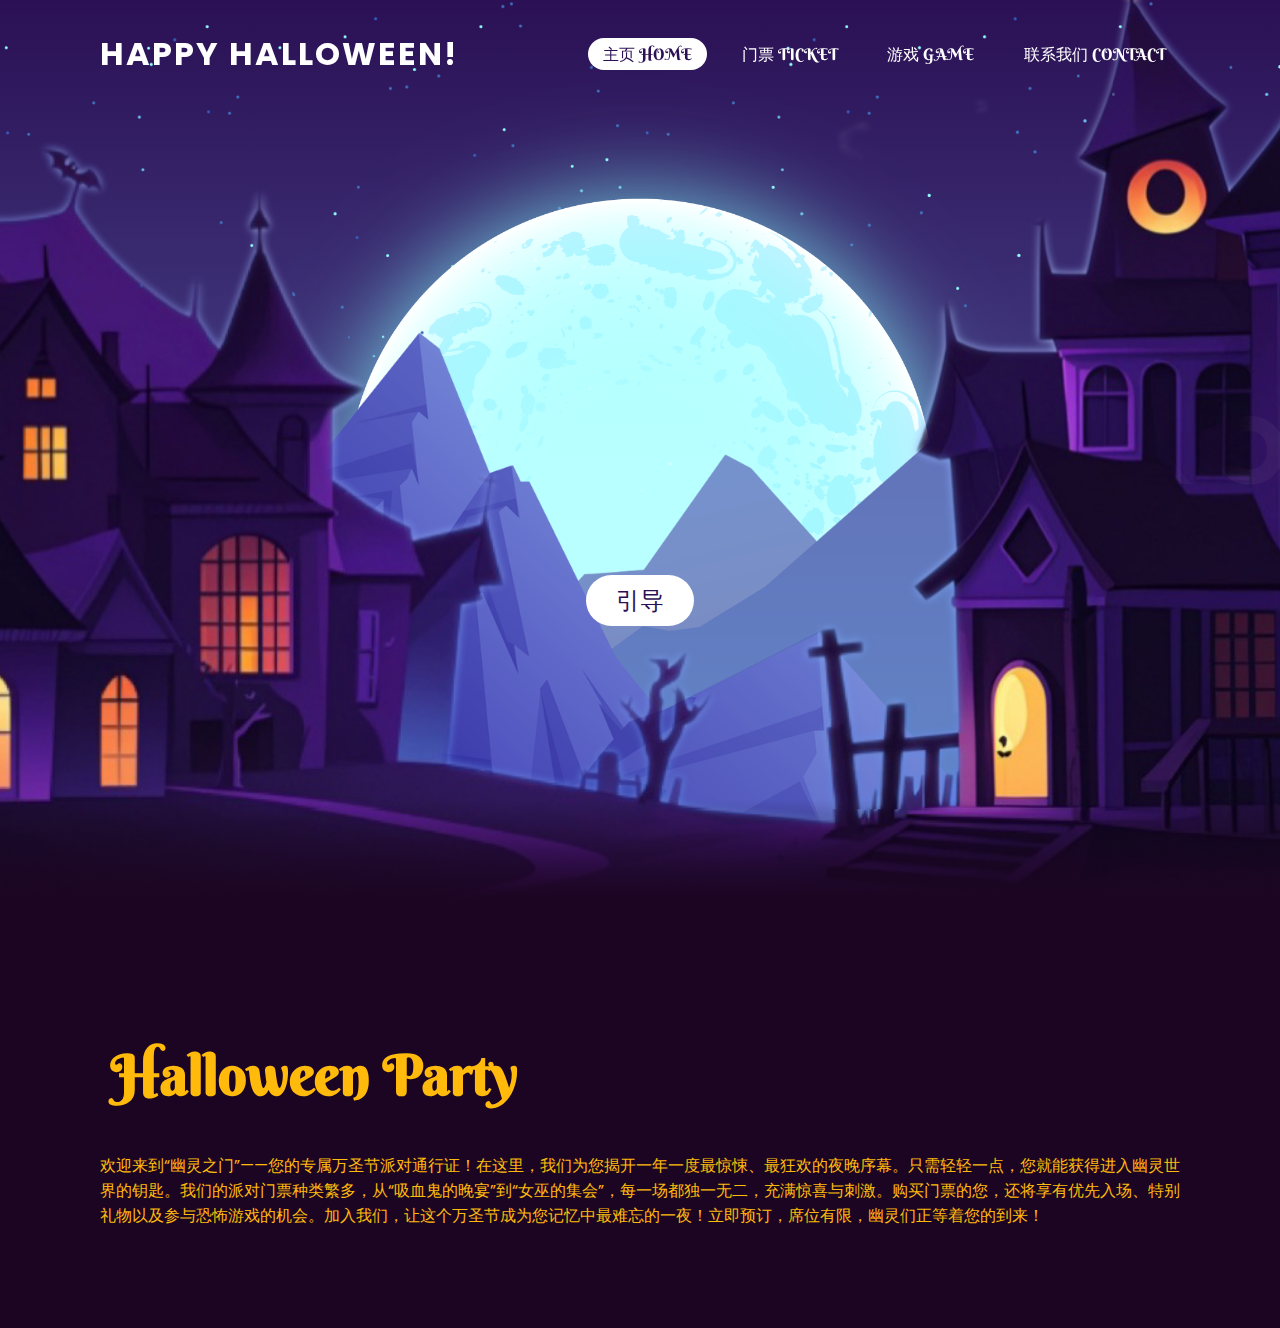
<file: index.html>
<!DOCTYPE html>
<html lang="ch">
<head>
  <title>HALLOWEEN</title>
  <link rel="stylesheet" href="index.css">
</head>
<body>
  <header>
    <a href="#" class="logo">HAPPY HALLOWEEN!</a>
    <ul>
      <li><a href="la_index.html" class="active">主页 HOME</a></li>
      <li><a href="la_about.html">门票 TICKET</a></li>
      <li><a href="la_game.html">游戏 GAME</a></li>
      <li><a href="la_contact.html">联系我们 CONTACT</a></li>
    </ul>
  </header>
  <section>
    <img src="images/stars.png" id="stars">
    <img src="images/moon.png" id="moon">
    <img src="images/mountains_behind.png" id="mountains_behind">
    <h2 id="text">Trick OR Treat</h2>
    <a href="#sec" id="btn">引导</a>
    <img src="images/mountains_front.png" id="mountains_front">
  </section>
  <div class="sec" id="sec">
    <h2>Halloween Party</h2>
    <p>欢迎来到“幽灵之门”——您的专属万圣节派对通行证！在这里，我们为您揭开一年一度最惊悚、最狂欢的夜晚序幕。只需轻轻一点，您就能获得进入幽灵世界的钥匙。我们的派对门票种类繁多，从“吸血鬼的晚宴”到“女巫的集会”，每一场都独一无二，充满惊喜与刺激。购买门票的您，还将享有优先入场、特别礼物以及参与恐怖游戏的机会。加入我们，让这个万圣节成为您记忆中最难忘的一夜！立即预订，席位有限，幽灵们正等着您的到来！</p>

  <script>
    let stars = document.getElementById('stars')
    let moon = document.getElementById('moon')
    let mountains_behind = document.getElementById('mountains_behind')
    let text = document.getElementById('text')
    let btn = document.getElementById('btn')
    let mountains_front = document.getElementById('mountains_front')
    let header = document.querySelector('header')

    window.addEventListener('scroll', function(){
      let value = window.scrollY;
      stars.style.left = value * 0.25 + 'px'
      moon.style.top = value * 1.05 + 'px'
      mountains_behind.style.top = value * 0.5 + 'px'
      mountains_front.style.top = value * 0 + 'px'
      text.style.marginRight = value * 4 + 'px'
      text.style.marginTop = value * 1.5 + 'px'
      btn.style.marginTop = value * 1.5 + 'px'
      header.style.top = value * 0.5 + 'px'
    })
  </script>
</body>
</html>
</file>
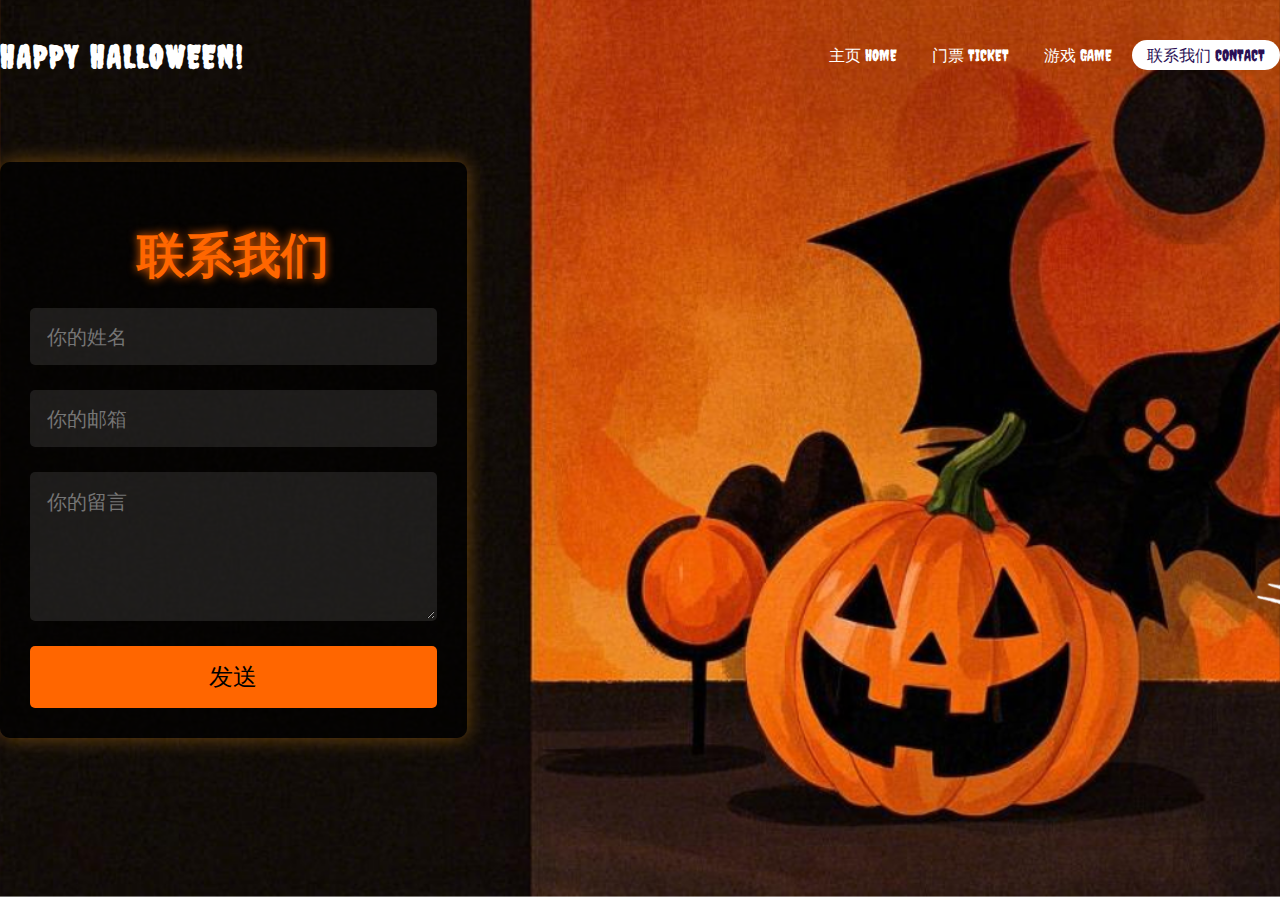
<file: contact.html>
<!DOCTYPE html>
<html lang="ch">
	<head>
		<title>HALLOWEEN</title>
		<link rel="stylesheet" href="contact.css">
		<link href="https://fonts.googleapis.com/css2?family=Creepster&display=swap" rel="stylesheet">
	</head>
	<body>
		<header>
			<a href="#" class="logo">HAPPY HALLOWEEN!</a>
			<ul>
				<li><a href="la_index.html">主页 HOME</a></li>
				<li><a href="la_about.html">门票 TICKET</a></li>
				<li><a href="la_game.html">游戏 GAME</a></li>
				<li><a href="la_contact.html" class="active">联系我们 CONTACT</a></li>
			</ul>
		</header>

		<div class="container">
			<h1>联系我们</h1>
			<form id="contactForm">
				<input type="text" id="name" placeholder="你的姓名" required>
				<input type="email" id="email" placeholder="你的邮箱" required>
				<textarea id="message" placeholder="你的留言" rows="5" required></textarea>
				<button type="submit">发送</button>
			</form>
		</div>
		<div id="image-container">
			<img id="moving-image" src="images/b1.png" alt="Moving Image">
		</div>

		 <script>
		        const imageContainer = document.getElementById('image-container');
		        const movingImage = document.getElementById('moving-image');
		        const numImages = 15;
		        let currentImageIndex = 0;
		        // 让图片从右下角出发
		        let x = 800;
		        let y = 100;
		        let directionX = -1;
		        let directionY = -1;
		        let lastDirectionX = directionX;
		        let lastDirectionY = directionY;
		
		        // 切换图片
		        function changeImage() {
		            currentImageIndex = (currentImageIndex + 1) % numImages;
		            movingImage.src = `images/b${currentImageIndex + 1}.png`;
		        }
		
		        // 无规律移动图片并旋转
		        function moveImageRandomly() {
		            const maxX = 810;
		            const maxY = 170;
		
		            // 随机步长
		            const stepX = Math.floor(Math.random() * 10) + 1;
		            const stepY = Math.floor(Math.random() * 10) + 1;
		
		            // 随机改变方向
		            if (Math.random() < 0.02) {
		                directionX = Math.random() < 0.5 ? -1 : 1;
		            }
		            if (Math.random() < 0.02) {
		                directionY = Math.random() < 0.5 ? -1 : 1;
		            }
		
		            // 计算新位置
		            let newX = x + stepX * directionX;
		            let newY = y + stepY * directionY;
		
		                 // 检查边界
		                 if (newX < 0) {
		                   newX = 0;
		                   directionX = 1; // 反转水平方向
		                 } else if (newX > maxX) {
		                   newX = maxX;
		                   directionX = -1; // 反转水平方向
		                 }
		                 if (newY < 0) {
		                   newY = 0;
		                   directionY = 1; // 反转垂直方向
		                 } else if (newY > maxY) {
		                   newY = maxY;
		                   directionY = -1; // 反转垂直方向
		                 }
		
		            x = newX;
		            y = newY;
		
		            if (directionX!== lastDirectionX || directionY!== lastDirectionY) {
		                // 计算旋转角度，加上 90 度来修正偏差
		                const angle = Math.atan2(directionY, directionX) * (180 / Math.PI) + 90;
		                movingImage.style.transform = `rotate(${angle}deg)`;
		                lastDirectionX = directionX;
		                lastDirectionY = directionY;
		            }
		
		            movingImage.style.left = `${x}px`;
		            movingImage.style.top = `${y}px`;
		        }
		
		        // 定时切换图片
		        setInterval(changeImage, 150);
		
		        // 定时移动图片
		        setInterval(moveImageRandomly, 100);
		
		        // 初始旋转角度设置为 -45°，面朝左上角
		        movingImage.style.transform = 'rotate(-45deg)';
		
		        document.getElementById('contactForm').addEventListener('submit', function (e) {
		            e.preventDefault();
		            const name = document.getElementById('name').value;
		            const email = document.getElementById('email').value;
		            const message = document.getElementById('message').value;
		
		            if (name && email && message) {
		                alert('感谢你的留言！我们会尽快回复你。');
		                this.reset();
		            } else {
		                alert('请填写所有必填字段。');
		            }
		        });
		    </script>

	</body>
</html>
</file>
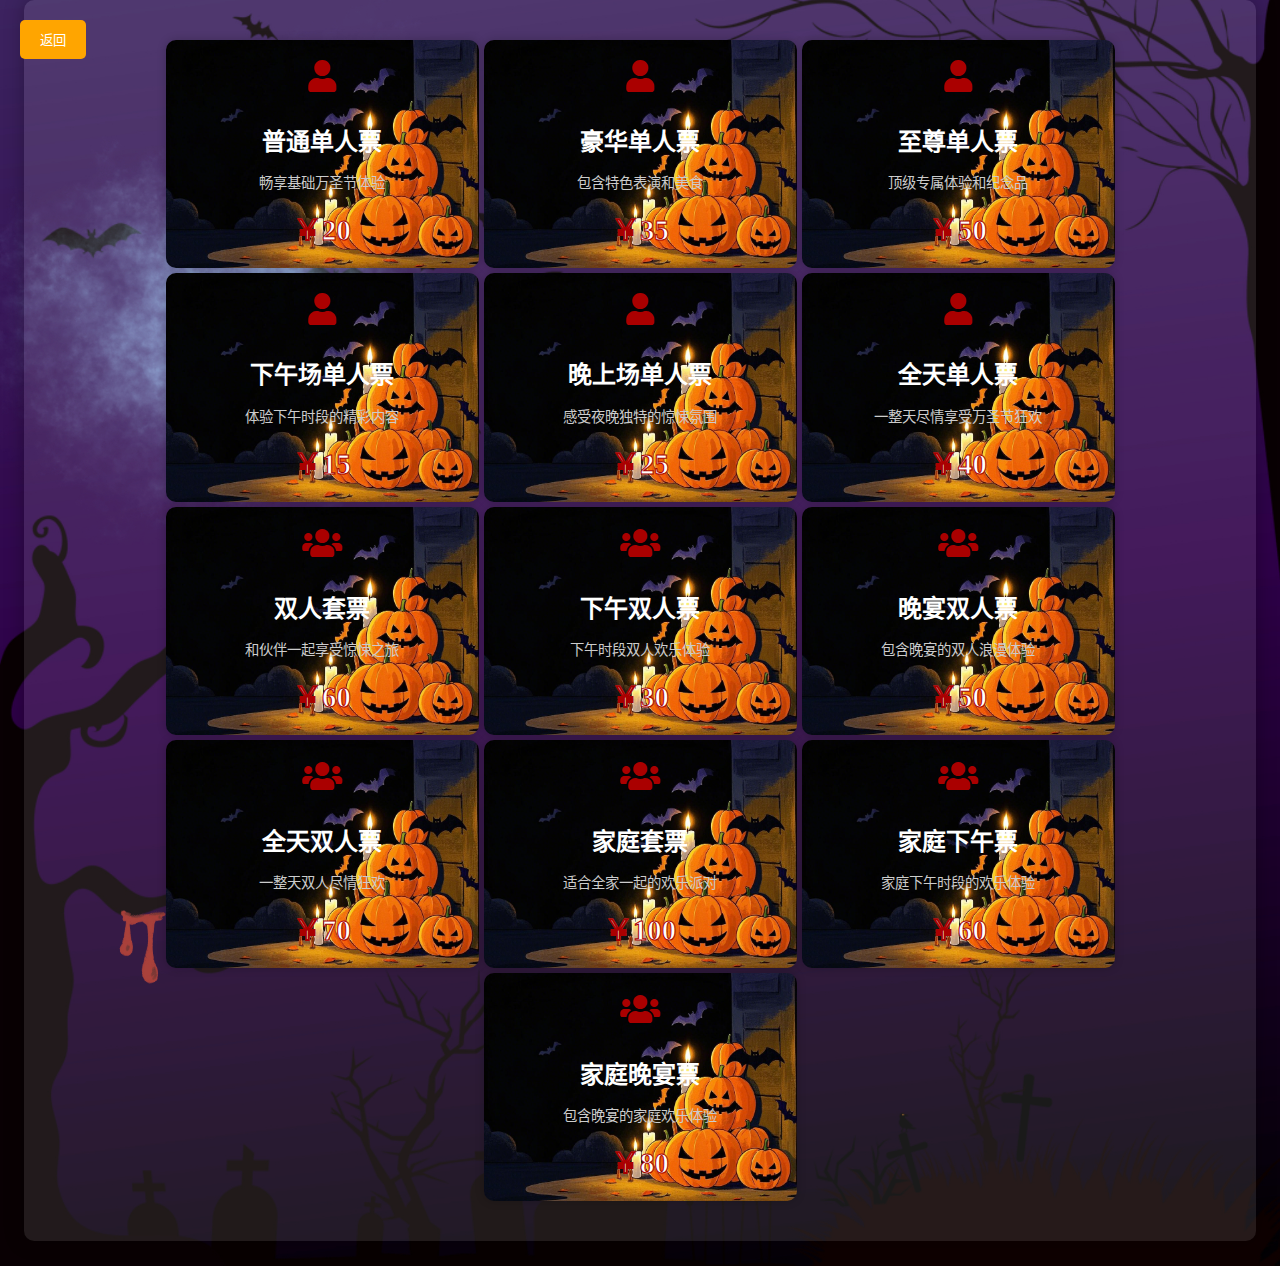
<file: more.html>
<!DOCTYPE html>
<html lang="zh-CN">

<head>
  <meta charset="UTF-8">
  <meta name="viewport" content="width=device-width, initial-scale=1.0">
  <link rel="stylesheet" href="https://cdnjs.cloudflare.com/ajax/libs/font-awesome/5.15.3/css/all.min.css">
  <title>门票购买页面</title>
  <style>
    body {
      background: url(images/ticket-image-1.jpg) no-repeat;
      background-size: cover;
      margin: 0;
      padding: 0;
    }

   .container {
      display: flex;
      justify-content: center;
      align-items: center;
      min-height: 100vh;
    }

   .ticket-container {
      background-color: rgba(255, 255, 255, 0.1);
      border-radius: 10px;
      padding: 40px;
      width: 90%;
      max-width: 1200px;
      text-align: center;
      box-shadow: 0 0 20px rgba(0, 0, 0, 0.3);
      margin: 0 auto;
      margin-bottom: 25px;
    }

   .title {
      font-family: (--ffTwo);
      font-size: 3rem;
      margin-bottom: 30px;
      text-shadow: 0 0 10px rgba(255, 255, 255, 0.5);
    }

   .ticket-types {
      display: flex;
      flex-wrap: wrap;
      justify-content: center;
      gap: 5px;
    }

   .tickets {
      background: url(images/ticket.png) no-repeat;
      background-size: 100%;
      background-position: center;
      background-color: rgba(255, 255, 255, 0.1);
      border-radius: 10px;
      padding: 20px;
      width: calc(25% - 15px);
      box-shadow: 0 0 10px rgba(0, 0, 0, 0.2);
      transition: transform 0.3s ease;
      cursor: pointer;
    }

   .tickets:hover {
      transform: scale(1.05);
    }

   .tickets i {
      font-size: 2rem;
      margin-bottom: 10px;
      color: #aa0000;
    }

   .tickets h2 {
      font-size: 1.5rem;
      margin-bottom: 10px;
      color: #ffffff;
    }

   .tickets p {
      font-size: 0.9rem;
      margin-bottom: 15px;
      color: #ccc;
    }

   .price {
      font-size: 1.8rem;
      font-weight: bold;
      color: #ffffff;
      -webkit-text-stroke: 1px #aa0000;
      text-stroke: 1px #aa0000;
    }

   .back-button {
      position: fixed;
      top: 20px;
      left: 20px;
      background-color: orange;
      border: none;
      border-radius: 5px;
      padding: 10px 20px;
      color: white;
      cursor: pointer;
      transition: background-color 0.3s ease;
      z-index: 999;
    }

   .back-button:hover {
      background-color: rgba(255, 165, 0, 0.8);
    }

    /* 支付弹窗样式 */
   .payment-popup {
      display: none;
      position: fixed;
      top: 50%;
      left: 50%;
      transform: translate(-50%, -50%);
      background-color: #391d5a; 
      padding: 20px;
      border-radius: 10px;
      box-shadow: 0 0 10px rgba(0, 0, 0, 0.3);
      z-index: 1000;
      color: white; /* 文字颜色设为白色，增强可读性 */
    }

   .payment-popup button {
      background-color: orange; /* 按钮改为橙色 */
      border: none;
      border-radius: 5px;
      padding: 10px 20px;
      color: white;
      cursor: pointer;
      transition: background-color 0.3s ease;
      margin: 10px;
    }

   .payment-popup button:hover {
      background-color: rgba(255, 165, 0, 0.8);
    }
  </style>
</head>

<body>
  <!-- 添加返回按钮 -->
  <button class="back-button" onclick="window.location.href='about.html'">返回</button>
  <div class="container">
    <div class="ticket-container">
      <div class="ticket-types">
        <!-- 单人票 -->
        <div class="tickets" onclick="openPaymentPopup()">
          <i class="fas fa-user"></i>
          <h2>普通单人票</h2>
          <p>畅享基础万圣节体验</p>
          <span class="price">￥20</span>
        </div>
        <div class="tickets" onclick="openPaymentPopup()">
          <i class="fas fa-user"></i>
          <h2>豪华单人票</h2>
          <p>包含特色表演和美食</p>
          <span class="price">￥35</span>
        </div>
        <div class="tickets" onclick="openPaymentPopup()">
          <i class="fas fa-user"></i>
          <h2>至尊单人票</h2>
          <p>顶级专属体验和纪念品</p>
          <span class="price">￥50</span>
        </div>
        <div class="tickets" onclick="openPaymentPopup()">
          <i class="fas fa-user"></i>
          <h2>下午场单人票</h2>
          <p>体验下午时段的精彩内容</p>
          <span class="price">￥15</span>
        </div>
        <div class="tickets" onclick="openPaymentPopup()">
          <i class="fas fa-user"></i>
          <h2>晚上场单人票</h2>
          <p>感受夜晚独特的惊悚氛围</p>
          <span class="price">￥25</span>
        </div>
        <div class="tickets" onclick="openPaymentPopup()">
          <i class="fas fa-user"></i>
          <h2>全天单人票</h2>
          <p>一整天尽情享受万圣节狂欢</p>
          <span class="price">￥40</span>
        </div>
        <!-- 双人套票 -->
        <div class="tickets" onclick="openPaymentPopup()">
          <i class="fas fa-users"></i>
          <h2>双人套票</h2>
          <p>和伙伴一起享受惊悚之旅</p>
          <span class="price">￥60</span>
        </div>
        <!-- 新增下午双人票 -->
        <div class="tickets" onclick="openPaymentPopup()">
          <i class="fas fa-users"></i>
          <h2>下午双人票</h2>
          <p>下午时段双人欢乐体验</p>
          <span class="price">￥30</span>
        </div>
        <!-- 新增晚宴双人票 -->
        <div class="tickets" onclick="openPaymentPopup()">
          <i class="fas fa-users"></i>
          <h2>晚宴双人票</h2>
          <p>包含晚宴的双人浪漫体验</p>
          <span class="price">￥50</span>
        </div>
        <!-- 新增全天双人票 -->
        <div class="tickets" onclick="openPaymentPopup()">
          <i class="fas fa-users"></i>
          <h2>全天双人票</h2>
          <p>一整天双人尽情狂欢</p>
          <span class="price">￥70</span>
        </div>
        <!-- 家庭套票 -->
        <div class="tickets" onclick="openPaymentPopup()">
          <i class="fas fa-users"></i>
          <h2>家庭套票</h2>
          <p>适合全家一起的欢乐派对</p>
          <span class="price">￥100</span>
        </div>
        <!-- 新增家庭下午票 -->
        <div class="tickets" onclick="openPaymentPopup()">
          <i class="fas fa-users"></i>
          <h2>家庭下午票</h2>
          <p>家庭下午时段的欢乐体验</p>
          <span class="price">￥60</span>
        </div>
        <!-- 新增家庭晚宴票 -->
        <div class="tickets" onclick="openPaymentPopup()">
          <i class="fas fa-users"></i>
          <h2>家庭晚宴票</h2>
          <p>包含晚宴的家庭欢乐体验</p>
          <span class="price">￥80</span>
        </div>
      </div>
    </div>
  </div>
  <!-- 支付弹窗 -->
  <div class="payment-popup" id="paymentPopup">
    <p>确认支付？</p>
    <button onclick="confirmPayment()">确认</button>
    <button onclick="cancelPayment()">取消</button>
  </div>
  <script>
    function openPaymentPopup() {
      document.getElementById('paymentPopup').style.display = 'block';
    }

    function confirmPayment() {
      alert('支付成功');
      document.getElementById('paymentPopup').style.display = 'none';
    }

    function cancelPayment() {
      document.getElementById('paymentPopup').style.display = 'none';
    }
  </script>
</body>

</html>
</file>
<file: index.css>
/* 引入了一些字体 */
@import url('https://fonts.googleapis.com/css?family=Poppins:300,400,500,600,700,800,900&display=swap'); 
@import url('https://fonts.googleapis.com/css2?family=Berkshire+Swash&family=Open+Sans:wght@400;500;600;700&display=swap');

* {
  margin: 0;
  padding: 0;
  box-sizing: border-box;
  font-family:'Poppins', sans-serif;
  --ffTwo: 'Berkshire Swash', cursive;
  /* 当用户手动导航或者 CSSOM scrolling API 触发滚动操作时 */
  scroll-behavior: smooth; 
}

body {
  min-height: 100vh;
  overflow-x: hidden;
  background: linear-gradient(#2b1055,#7597de);
}

header {
  position: absolute;
  top: 0;
  left: 0;
  width: 100%;
  padding: 30px 100px;
  display: flex;
  justify-content: space-between;
  align-items: center;
  z-index: 10000;
}

header .logo {
  color: #fff;
  font-weight: 700;
  text-decoration: none;
  font-size: 2em;
  text-transform: uppercase; /* 大写 */
  letter-spacing: 2px; /* 字符间距 */
}

header ul {
  display: flex;
  justify-content: center;
  align-items: center;
}

header ul li {
  list-style: none;
  margin-left: 20px;
}

header ul li a {
	font-family: var(--ffTwo);
  text-decoration: none;
  padding: 6px 15px;
  color: #fff;
  border-radius: 20px;
}

header ul li a:hover,
header ul li a.active {
  background: #fff;
  color: #2b1055;
}

section {
  position: relative;
  width: 100%;
  height: 100vh;
  padding: 100px;
  display: flex;
  justify-content: center;
  align-items: center;
  overflow: hidden;
}

section::before {
  content: '';
  position: absolute;
  bottom: 0;
  width: 100%;
  height: 100px;
  background: linear-gradient(to top, #1c0522, transparent);
  z-index: 1000;
}

section img {
  position: absolute;
  top: 0;
  left: 0;
  width: 100%;
  height: 100%;
  /* object-fit CSS 属性指定可替换元素（例如：<img> 或 <video>）的内容应该如何适应到其使用高度和宽度确定的框。 */
  object-fit: cover;
  pointer-events: none;
}

section img#moon {
  /* mix-blend-mode CSS 属性描述了元素的内容应该与元素的直系父元素的内容和元素的背景如何混合。 */ 
  mix-blend-mode: screen;
}

section img#mountains_front {
  z-index: 10;
}

#text {
  position: absolute;
  right: -350px;
  color: #fff;
  white-space: nowrap;
  font-size: 7.5vw;
  z-index: 9;
}

#btn {
  text-decoration: none;
  display: inline-block;
  padding: 8px 30px;
  border-radius: 40px;
  background: #fff;
  color: #2b1055;
  font-size: 1.5em;
  z-index: 9;
  transform: translateY(150px);
}

.sec {
  position: relative;
  padding: 100px;
  background: #1c0522;
}

.sec h2 {
  font-family: var(--ffTwo);
  color: #ffba0c;
  font-size: 3.5rem;
  margin: 2.5rem 0 2.7rem;
  padding-left: .7rem;
}

.sec p {
  font-size: 1em;
  color: #ffba0c;
}
</file>
<file: contact.css>
<!DOCTYPE html>
<html lang="en">

<head>
  <meta charset="UTF-8">
  <meta name="viewport" content="width=device-width, initial-scale=1.0">
  <title>Contact Form</title>
  <!-- 引入字体 -->
  <link rel="stylesheet" href="https://fonts.googleapis.com/css?family=Poppins:300,400,500,600,700,800,900&display=swap">
  <link rel="stylesheet" href="https://fonts.googleapis.com/css2?family=Berkshire+Swash&family=Open+Sans:wght@400;500;600;700&display=swap">
  <style>
    /* 全局样式 */
    * {
      margin: 0;
      padding: 0;
      box-sizing: border-box;
      font-family: 'Poppins', sans-serif;
      --ffTwo: 'Berkshire Swash', cursive;
      /* 当用户手动导航或者 CSSOM scrolling API 触发滚动操作时 */
      scroll-behavior: smooth;
    }

    body {
      font-family: 'Creepster', cursive;
      background-color: #000;
      color: #ff6600;
      margin: 0;
      padding: 0;
      background-image: url('images/contact.png');
      background-size: cover;
      background-position: center;
      min-height: 100vh;
      display: flex;
      justify-content: center;
      align-items: center;
      overflow-x: hidden;
    }

    header {
      position: absolute;
      top: 0;
      left: 0;
      width: 100%;
      padding: 30px 0px;
      display: flex;
      justify-content: space-between;
      align-items: center;
      z-index: 10000;
    }

    header .logo {
      color: #fff;
      font-weight: 700;
      text-decoration: none;
      font-size: 2em;
      text-transform: uppercase;
      letter-spacing: 2px;
    }

    header ul {
      display: flex;
      justify-content: center;
      align-items: center;
    }

    header ul li {
      list-style: none;
      margin-left: 5px;
    }

    header ul li a {
      font-family: var(--ffTwo);
      text-decoration: none;
      padding: 6px 15px;
      color: #fff;
      border-radius: 20px;
    }

    header ul li a:hover,
    header ul li a.active {
      background: #fff;
      color: #2b1055;
    }

    /* 容器样式 */
    .container {
      background-color: rgba(0, 0, 0, 0.7);
      width: 50%;
      padding: 30px;
      border-radius: 10px;
      box-shadow: 0 0 20px rgba(255, 159, 24, 0.4);
      animation: fadeIn 1s ease-in-out;
    }

    /* 标题样式 */
    h1 {
      text-align: center;
      font-size: 48px;
      margin-bottom: 20px;
      text-shadow: 0 0 10px #ff6600;
      animation: flicker 1.5s infinite alternate;
    }

    @keyframes flicker {
      0% {
        opacity: 0.8;
      }

      100% {
        opacity: 1;
      }
    }

    /* 表单样式 */
    form {
      display: flex;
      flex-direction: column;
    }

    input,
    textarea {
      padding: 15px;
      margin-bottom: 25px;
      border: 2px solid transparent;
      border-radius: 5px;
      background-color: rgba(255, 255, 255, 0.1);
      color: #ff6600;
      font-family: 'Creepster', cursive;
      font-size: 20px;
      transition: border-color 0.3s ease, box-shadow 0.3s ease;
    }

    input:focus,
    textarea:focus {
      outline: none;
      border-color: #ff6600;
      box-shadow: 0 0 10px rgba(255, 102, 0, 0.5);
    }

    button {
      padding: 15px;
      border: none;
      border-radius: 5px;
      background-color: #ff6600;
      color: #000;
      font-family: 'Creepster', cursive;
      font-size: 24px;
      cursor: pointer;
      transition: background-color 0.3s ease, transform 0.3s ease;
      position: relative;
      overflow: hidden;
    }

    button:hover {
      background-color: #ff9900;
      transform: scale(1.05);
    }

    button::before {
      content: '';
      position: absolute;
      top: 0;
      left: -100%;
      width: 100%;
      height: 100%;
      background: linear-gradient(90deg, transparent, rgba(255, 255, 255, 0.3), transparent);
      transition: left 0.5s ease;
    }

    button:hover::before {
      left: 100%;
    }

    /* 动画效果 */
    @keyframes fadeIn {
      from {
        opacity: 0;
        transform: translateY(-20px);
      }

      to {
        opacity: 1;
        transform: translateY(0);
      }
    }

    #image-container {
      position: relative;
      /* 调整尺寸 */
      width: 100%;
      height: auto;
    }

    img {
      position: absolute;
      width: 200px;
      height: 200px;
      object-fit: cover;
      transform-origin: center;
    }
  </style>
</head>

<body>
  <header>
    <a href="#" class="logo">Logo</a>
    <ul>
      <li><a href="#" class="active">Home</a></li>
      <li><a href="#">About</a></li>
      <li><a href="#">Contact</a></li>
    </ul>
  </header>
  <div class="container">
    <h1>Contact Us</h1>
    <form>
      <input type="text" placeholder="Name">
      <input type="email" placeholder="Email">
      <textarea placeholder="Message"></textarea>
      <button type="submit">Send Message</button>
    </form>
  </div>
  <div id="image-container">
    <img src="your-image.jpg" alt="Image">
  </div>
</body>

</html>
</file>
